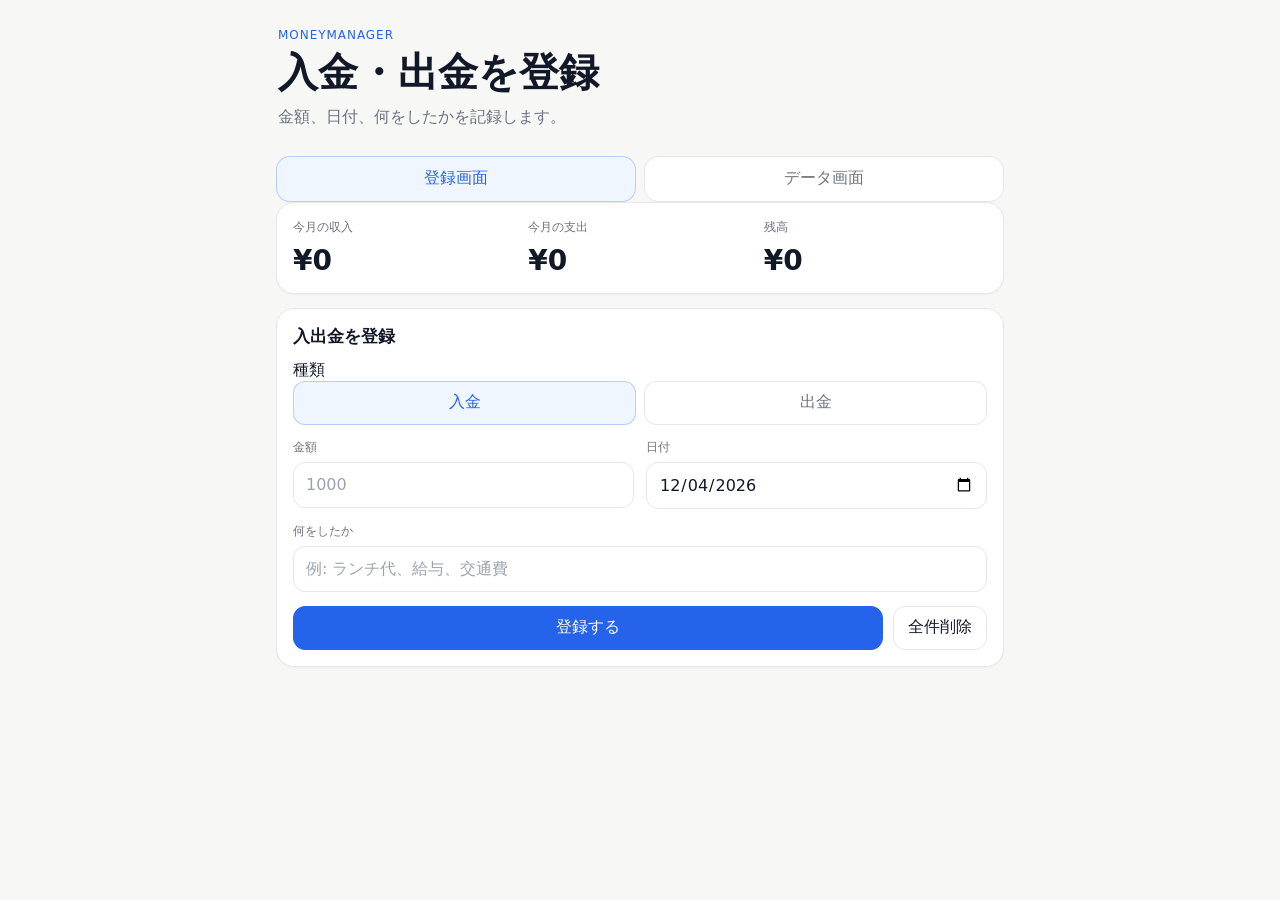
<file: index.html>
<!doctype html>
<html lang="ja">
  <head>
    <meta charset="UTF-8" />
    <meta name="viewport" content="width=device-width, initial-scale=1, viewport-fit=cover" />
    <meta name="theme-color" content="#0f172a" />
    <title>MoneyManager</title>
    <link rel="manifest" href="./manifest.webmanifest" />
    <link rel="icon" href="./icon.svg" type="image/svg+xml" />
    <link rel="stylesheet" href="./styles.css" />
    <script defer src="./app.js"></script>
  </head>
  <body data-page="entry">
    <div class="app-shell">
      <header class="hero">
        <p class="eyebrow">MoneyManager</p>
        <h1>入金・出金を登録</h1>
        <p class="lede">金額、日付、何をしたかを記録します。</p>
      </header>

      <nav class="page-nav" aria-label="画面切り替え">
        <a class="page-tab is-active" href="./index.html">登録画面</a>
        <a class="page-tab" href="./data.html">データ画面</a>
      </nav>

      <main class="content">
        <section class="card summary-card">
          <div class="summary-grid">
            <div>
              <span class="label">今月の収入</span>
              <strong id="incomeTotal">¥0</strong>
            </div>
            <div>
              <span class="label">今月の支出</span>
              <strong id="expenseTotal">¥0</strong>
            </div>
            <div>
              <span class="label">残高</span>
              <strong id="balanceTotal">¥0</strong>
            </div>
          </div>
        </section>

        <section class="card form-card">
          <h2>入出金を登録</h2>
          <form id="entryForm" autocomplete="off">
            <div class="field-group">
              <label for="entryType">種類</label>
              <div class="segmented" role="radiogroup" aria-label="種類">
                <input type="radio" name="entryType" id="typeIncome" value="income" checked />
                <label for="typeIncome">入金</label>
                <input type="radio" name="entryType" id="typeExpense" value="expense" />
                <label for="typeExpense">出金</label>
              </div>
            </div>

            <div class="field-grid">
              <div class="field">
                <label for="amount">金額</label>
                <input id="amount" name="amount" type="number" min="0" step="1" inputmode="numeric" placeholder="1000" required />
              </div>
              <div class="field">
                <label for="entryDate">日付</label>
                <input id="entryDate" name="entryDate" type="date" required />
              </div>
            </div>

            <div class="field">
              <label for="note">何をしたか</label>
              <input id="note" name="note" type="text" maxlength="40" placeholder="例: ランチ代、給与、交通費" />
            </div>

            <div class="actions">
              <button type="submit" class="primary">登録する</button>
              <button type="button" id="clearAllButton" class="secondary">全件削除</button>
            </div>
          </form>
        </section>
      </main>
    </div>
  </body>
</html>
</file>
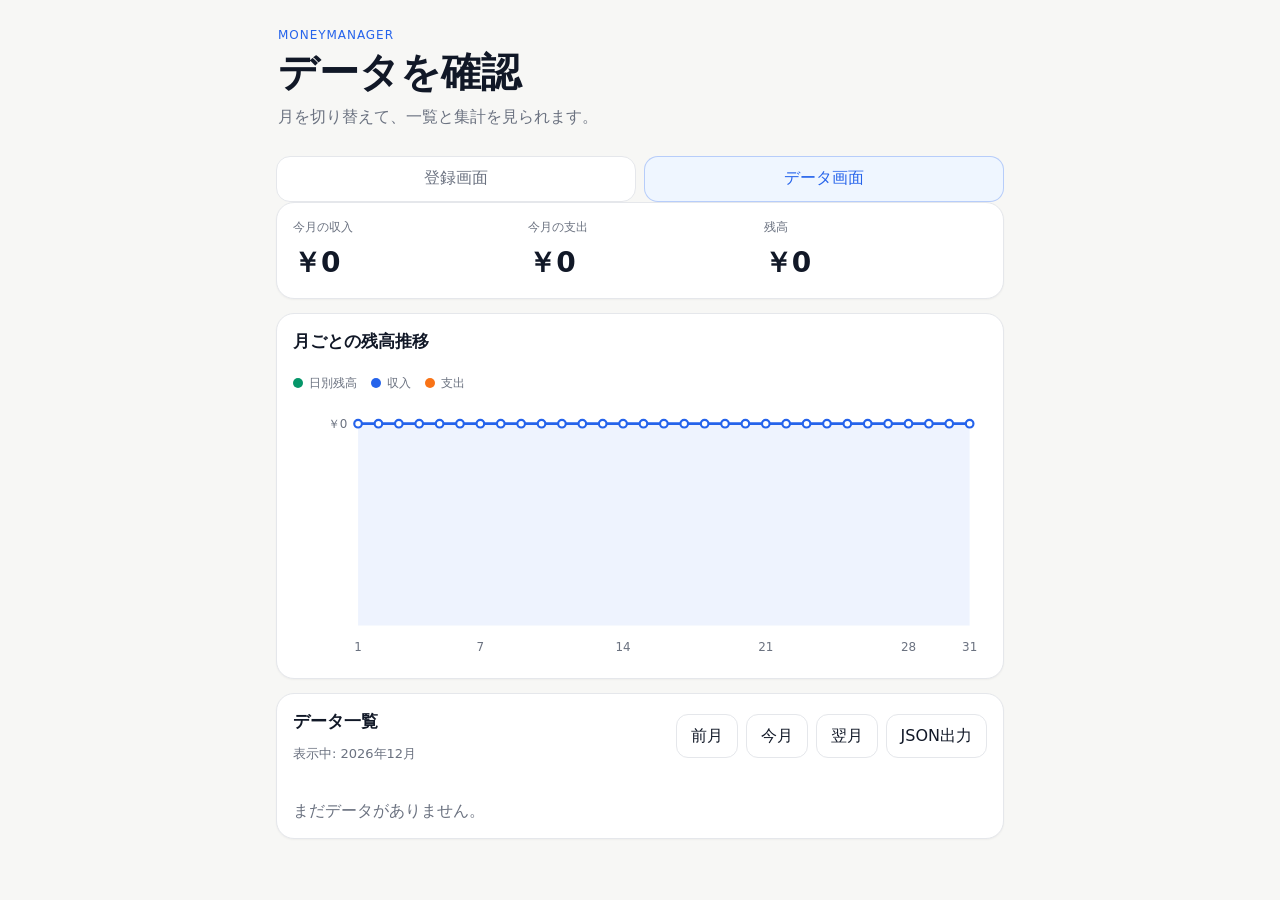
<file: data.html>
<!doctype html>
<html lang="ja">
  <head>
    <meta charset="UTF-8" />
    <meta name="viewport" content="width=device-width, initial-scale=1, viewport-fit=cover" />
    <meta name="theme-color" content="#0f172a" />
    <title>MoneyManager - データ画面</title>
    <link rel="manifest" href="./manifest.webmanifest" />
    <link rel="icon" href="./icon.svg" type="image/svg+xml" />
    <link rel="stylesheet" href="./styles.css" />
    <script defer src="./app.js"></script>
  </head>
  <body data-page="data">
    <div class="app-shell">
      <header class="hero">
        <p class="eyebrow">MoneyManager</p>
        <h1>データを確認</h1>
        <p class="lede">月を切り替えて、一覧と集計を見られます。</p>
      </header>

      <nav class="page-nav" aria-label="画面切り替え">
        <a class="page-tab" href="./entry.html">登録画面</a>
        <a class="page-tab is-active" href="./data.html">データ画面</a>
      </nav>

      <main class="content">
        <section class="card summary-card">
          <div class="summary-grid">
            <div>
              <span class="label">今月の収入</span>
              <strong id="incomeTotal">¥0</strong>
            </div>
            <div>
              <span class="label">今月の支出</span>
              <strong id="expenseTotal">¥0</strong>
            </div>
            <div>
              <span class="label">残高</span>
              <strong id="balanceTotal">¥0</strong>
            </div>
          </div>
        </section>

        <section class="card chart-card">
          <div class="section-head">
            <h2>月ごとの残高推移</h2>
          </div>
          <div id="monthlyChart" class="monthly-chart" aria-label="月ごとの残高推移"></div>
        </section>

        <section class="card history-card">
          <div class="section-head section-head-wrap">
            <div>
              <h2>データ一覧</h2>
              <p id="monthLabel" class="month-label"></p>
            </div>
            <div class="month-controls">
              <button id="prevMonthButton" type="button" class="secondary">前月</button>
              <button id="currentMonthButton" type="button" class="secondary">今月</button>
              <button id="nextMonthButton" type="button" class="secondary">翌月</button>
              <button id="exportButton" type="button" class="ghost">JSON出力</button>
            </div>
          </div>
          <div id="daySummaryList" class="day-summary-list"></div>
          <ul id="entryList" class="entry-list" aria-live="polite"></ul>
          <p id="emptyState" class="empty-state">まだデータがありません。</p>
        </section>
      </main>
    </div>
  </body>
</html>
</file>
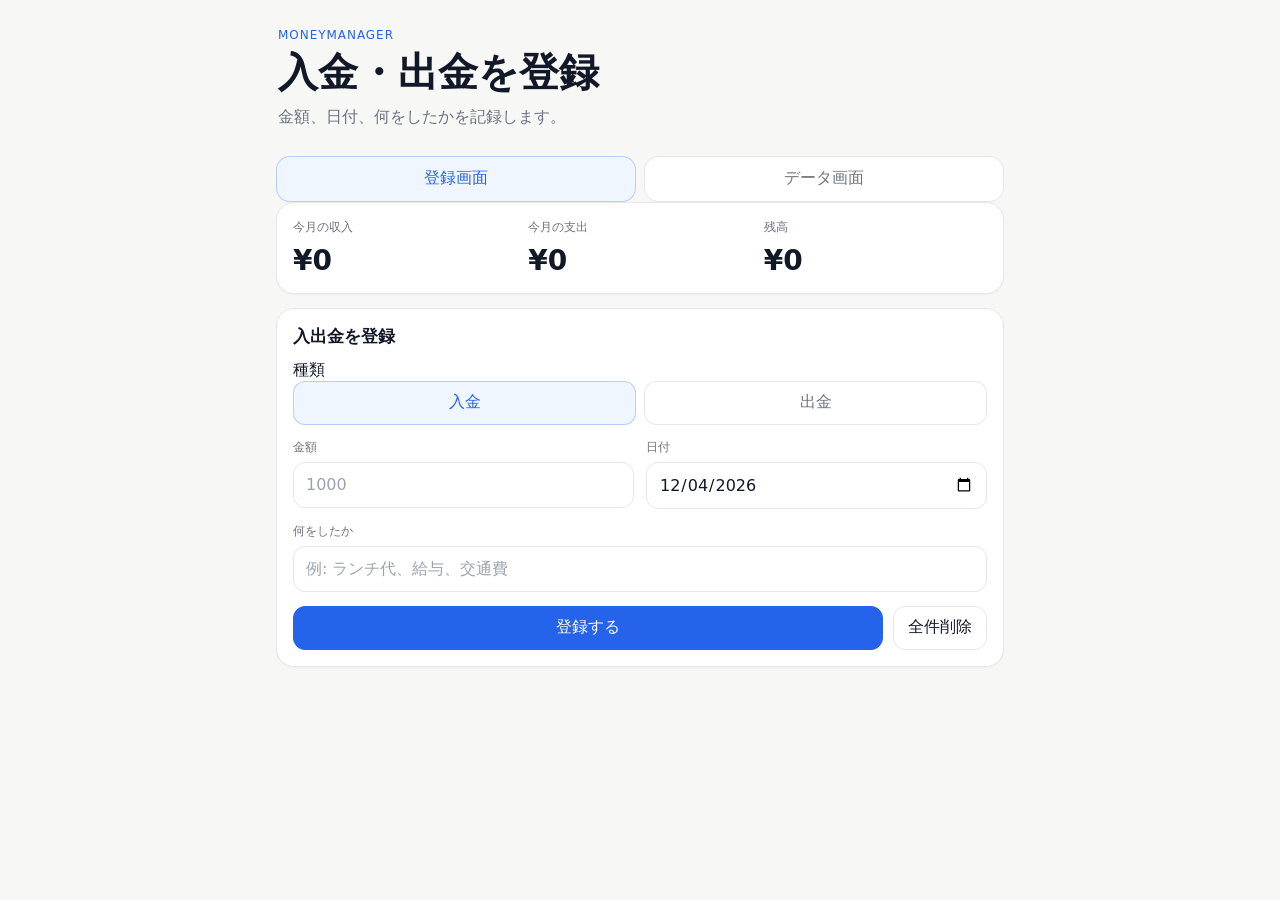
<file: entry.html>
<!doctype html>
<html lang="ja">
  <head>
    <meta charset="UTF-8" />
    <meta name="viewport" content="width=device-width, initial-scale=1, viewport-fit=cover" />
    <meta name="theme-color" content="#0f172a" />
    <title>MoneyManager - 登録画面</title>
    <link rel="manifest" href="./manifest.webmanifest" />
    <link rel="icon" href="./icon.svg" type="image/svg+xml" />
    <link rel="stylesheet" href="./styles.css" />
    <script defer src="./app.js"></script>
  </head>
  <body data-page="entry">
    <div class="app-shell">
      <header class="hero">
        <p class="eyebrow">MoneyManager</p>
        <h1>入金・出金を登録</h1>
        <p class="lede">金額、日付、何をしたかを記録します。</p>
      </header>

      <nav class="page-nav" aria-label="画面切り替え">
        <a class="page-tab is-active" href="./entry.html">登録画面</a>
        <a class="page-tab" href="./data.html">データ画面</a>
      </nav>

      <main class="content">
        <section class="card summary-card">
          <div class="summary-grid">
            <div>
              <span class="label">今月の収入</span>
              <strong id="incomeTotal">¥0</strong>
            </div>
            <div>
              <span class="label">今月の支出</span>
              <strong id="expenseTotal">¥0</strong>
            </div>
            <div>
              <span class="label">残高</span>
              <strong id="balanceTotal">¥0</strong>
            </div>
          </div>
        </section>

        <section class="card form-card">
          <h2>入出金を登録</h2>
          <form id="entryForm" autocomplete="off">
            <div class="field-group">
              <label for="entryType">種類</label>
              <div class="segmented" role="radiogroup" aria-label="種類">
                <input type="radio" name="entryType" id="typeIncome" value="income" checked />
                <label for="typeIncome">入金</label>
                <input type="radio" name="entryType" id="typeExpense" value="expense" />
                <label for="typeExpense">出金</label>
              </div>
            </div>

            <div class="field-grid">
              <div class="field">
                <label for="amount">金額</label>
                <input id="amount" name="amount" type="number" min="0" step="1" inputmode="numeric" placeholder="1000" required />
              </div>
              <div class="field">
                <label for="entryDate">日付</label>
                <input id="entryDate" name="entryDate" type="date" required />
              </div>
            </div>

            <div class="field">
              <label for="note">何をしたか</label>
              <input id="note" name="note" type="text" maxlength="40" placeholder="例: ランチ代、給与、交通費" />
            </div>

            <div class="actions">
              <button type="submit" class="primary">登録する</button>
              <button type="button" id="clearAllButton" class="secondary">全件削除</button>
            </div>
          </form>
        </section>
      </main>
    </div>
  </body>
</html>
</file>
<file: styles.css>
:root {
  color-scheme: light;
  --bg: #f7f7f5;
  --panel: #ffffff;
  --line: #e5e7eb;
  --text: #111827;
  --muted: #6b7280;
  --accent: #2563eb;
  --accent-2: #059669;
  --danger: #dc2626;
  --shadow: 0 1px 2px rgba(0, 0, 0, 0.04);
}

* { box-sizing: border-box; }
html, body { margin: 0; min-height: 100%; font-family: system-ui, -apple-system, BlinkMacSystemFont, "Segoe UI", sans-serif; }
body {
  color: var(--text);
  background: var(--bg);
}

.app-shell { max-width: 760px; margin: 0 auto; padding: 20px 16px 40px; }
.center-shell { min-height: 100vh; display: grid; align-content: center; gap: 24px; }
.hero { padding: 8px 2px 14px; }
.eyebrow { margin: 0 0 8px; color: var(--accent); letter-spacing: 0.08em; font-size: 12px; text-transform: uppercase; }
h1 { margin: 0; font-size: clamp(28px, 6vw, 40px); line-height: 1.1; }
.lede { margin: 10px 0 0; color: var(--muted); line-height: 1.6; }
.content { display: grid; gap: 14px; }
.landing-actions { display: grid; gap: 12px; }
.landing-button {
  display: grid;
  place-items: center;
  text-decoration: none;
  border-radius: 14px;
  min-height: 52px;
  border: 1px solid var(--line);
  color: var(--text);
  background: var(--panel);
}
.landing-button.primary { border-color: var(--accent); color: #fff; background: var(--accent); }
.landing-button.secondary { background: var(--panel); }
.page-nav {
  display: grid;
  grid-template-columns: repeat(2, minmax(0, 1fr));
  gap: 8px;
  margin: 12px 0 0;
}
.page-tab {
  display: grid;
  place-items: center;
  text-decoration: none;
  border: 1px solid var(--line);
  background: var(--panel);
  color: var(--muted);
  border-radius: 14px;
  min-height: 46px;
}
.page-tab.is-active {
  color: var(--accent);
  border-color: rgba(37, 99, 235, 0.28);
  background: #eff6ff;
}
.card {
  background: var(--panel);
  border: 1px solid var(--line);
  border-radius: 18px;
  box-shadow: var(--shadow);
}
.summary-card, .form-card, .history-card, .chart-card { padding: 16px; }
.summary-grid { display: grid; grid-template-columns: repeat(3, minmax(0, 1fr)); gap: 12px; }
.summary-grid strong { display: block; margin-top: 8px; font-size: clamp(20px, 4vw, 28px); }
.label, .field label { display: block; color: var(--muted); font-size: 12px; margin-bottom: 6px; }
h2 { margin: 0 0 12px; font-size: 17px; }
.field-group, .field { margin-bottom: 14px; }
.field-grid { display: grid; gap: 12px; grid-template-columns: repeat(2, minmax(0, 1fr)); }
input, button, select { font: inherit; }
input[type="number"], input[type="date"], input[type="text"], select {
  width: 100%;
  border: 1px solid var(--line);
  border-radius: 12px;
  background: #fff;
  color: var(--text);
  padding: 12px 12px;
  min-height: 46px;
}
input::placeholder { color: #9ca3af; }
input:focus, select:focus { outline: 2px solid rgba(37, 99, 235, 0.18); outline-offset: 1px; }
.segmented { display: grid; grid-template-columns: repeat(2, 1fr); gap: 8px; }
.segmented input { position: absolute; opacity: 0; pointer-events: none; }
.segmented label {
  display: grid;
  place-items: center;
  border-radius: 12px;
  min-height: 44px;
  border: 1px solid var(--line);
  background: #fff;
  color: var(--muted);
}
.segmented input:checked + label {
  color: var(--accent);
  border-color: rgba(37, 99, 235, 0.28);
  background: #eff6ff;
}
.actions, .section-head { display: flex; gap: 10px; }
.actions { margin-top: 6px; }
.section-head { align-items: center; justify-content: space-between; margin-bottom: 10px; }
.section-head-wrap { flex-wrap: wrap; }
.month-label { margin: 0; color: var(--muted); font-size: 13px; }
.chart-card { padding: 16px; }
.monthly-chart { display: grid; gap: 10px; }
.chart-legend { display: flex; gap: 14px; flex-wrap: wrap; color: var(--muted); font-size: 12px; }
.chart-legend span { display: inline-flex; align-items: center; gap: 6px; }
.legend-swatch { width: 10px; height: 10px; border-radius: 999px; display: inline-block; background: #ccc; }
.legend-swatch.balance { background: var(--accent-2); }
.legend-swatch.income { background: var(--accent); }
.legend-swatch.expense { background: #f97316; }
.line-chart { width: 100%; height: auto; display: block; }
.chart-gridline { stroke: #e5e7eb; stroke-width: 1; }
.chart-baseline { stroke: #d1d5db; stroke-width: 1.2; stroke-dasharray: 4 4; }
.chart-area { fill: rgba(37, 99, 235, 0.08); stroke: none; }
.chart-line { fill: none; stroke: var(--accent); stroke-width: 2.5; stroke-linejoin: round; stroke-linecap: round; }
.chart-dot { fill: #fff; stroke: var(--accent); stroke-width: 2; }
.chart-axis-label { fill: var(--muted); font-size: 11px; }
.month-controls { display: flex; gap: 8px; align-items: center; flex-wrap: wrap; }
.month-controls button { white-space: nowrap; }
button {
  border: 1px solid var(--line);
  border-radius: 12px;
  min-height: 44px;
  padding: 0 14px;
  color: var(--text);
  background: #fff;
}
.primary { background: var(--accent); border-color: var(--accent); color: #fff; flex: 1; }
.secondary, .ghost { background: #fff; }
.entry-list { list-style: none; padding: 0; margin: 0; display: grid; gap: 10px; }
.day-summary-list { display: grid; gap: 10px; margin-bottom: 14px; }
.day-summary {
  display: flex;
  align-items: center;
  justify-content: space-between;
  gap: 12px;
  padding: 12px 14px;
  border-radius: 14px;
  background: #fafafa;
  border: 1px solid var(--line);
}
.day-summary-date { font-weight: 700; }
.day-summary-meta, .day-summary-balance { color: var(--muted); }
.day-summary-balance { white-space: nowrap; font-weight: 700; color: var(--text); }
.entry-item {
  display: flex;
  align-items: center;
  justify-content: space-between;
  gap: 12px;
  padding: 12px 14px;
  border-radius: 14px;
  background: #fafafa;
  border: 1px solid var(--line);
}
.entry-meta { min-width: 0; }
.entry-title { display: flex; gap: 8px; align-items: center; font-weight: 700; }
.badge {
  font-size: 12px;
  padding: 3px 9px;
  border-radius: 999px;
  background: #eff6ff;
  color: var(--accent);
}
.badge.expense { background: #fef2f2; color: var(--danger); }
.entry-note, .entry-date { color: var(--muted); font-size: 13px; margin-top: 4px; }
.entry-amount { font-size: 17px; font-weight: 800; white-space: nowrap; }
.entry-actions button { min-height: 38px; padding: 0 12px; border-radius: 10px; }
.empty-state { margin: 14px 0 0; color: var(--muted); }

@media (max-width: 640px) {
  .summary-grid, .field-grid { grid-template-columns: 1fr; }
  .actions, .section-head { flex-direction: column; align-items: stretch; }
}
</file>
